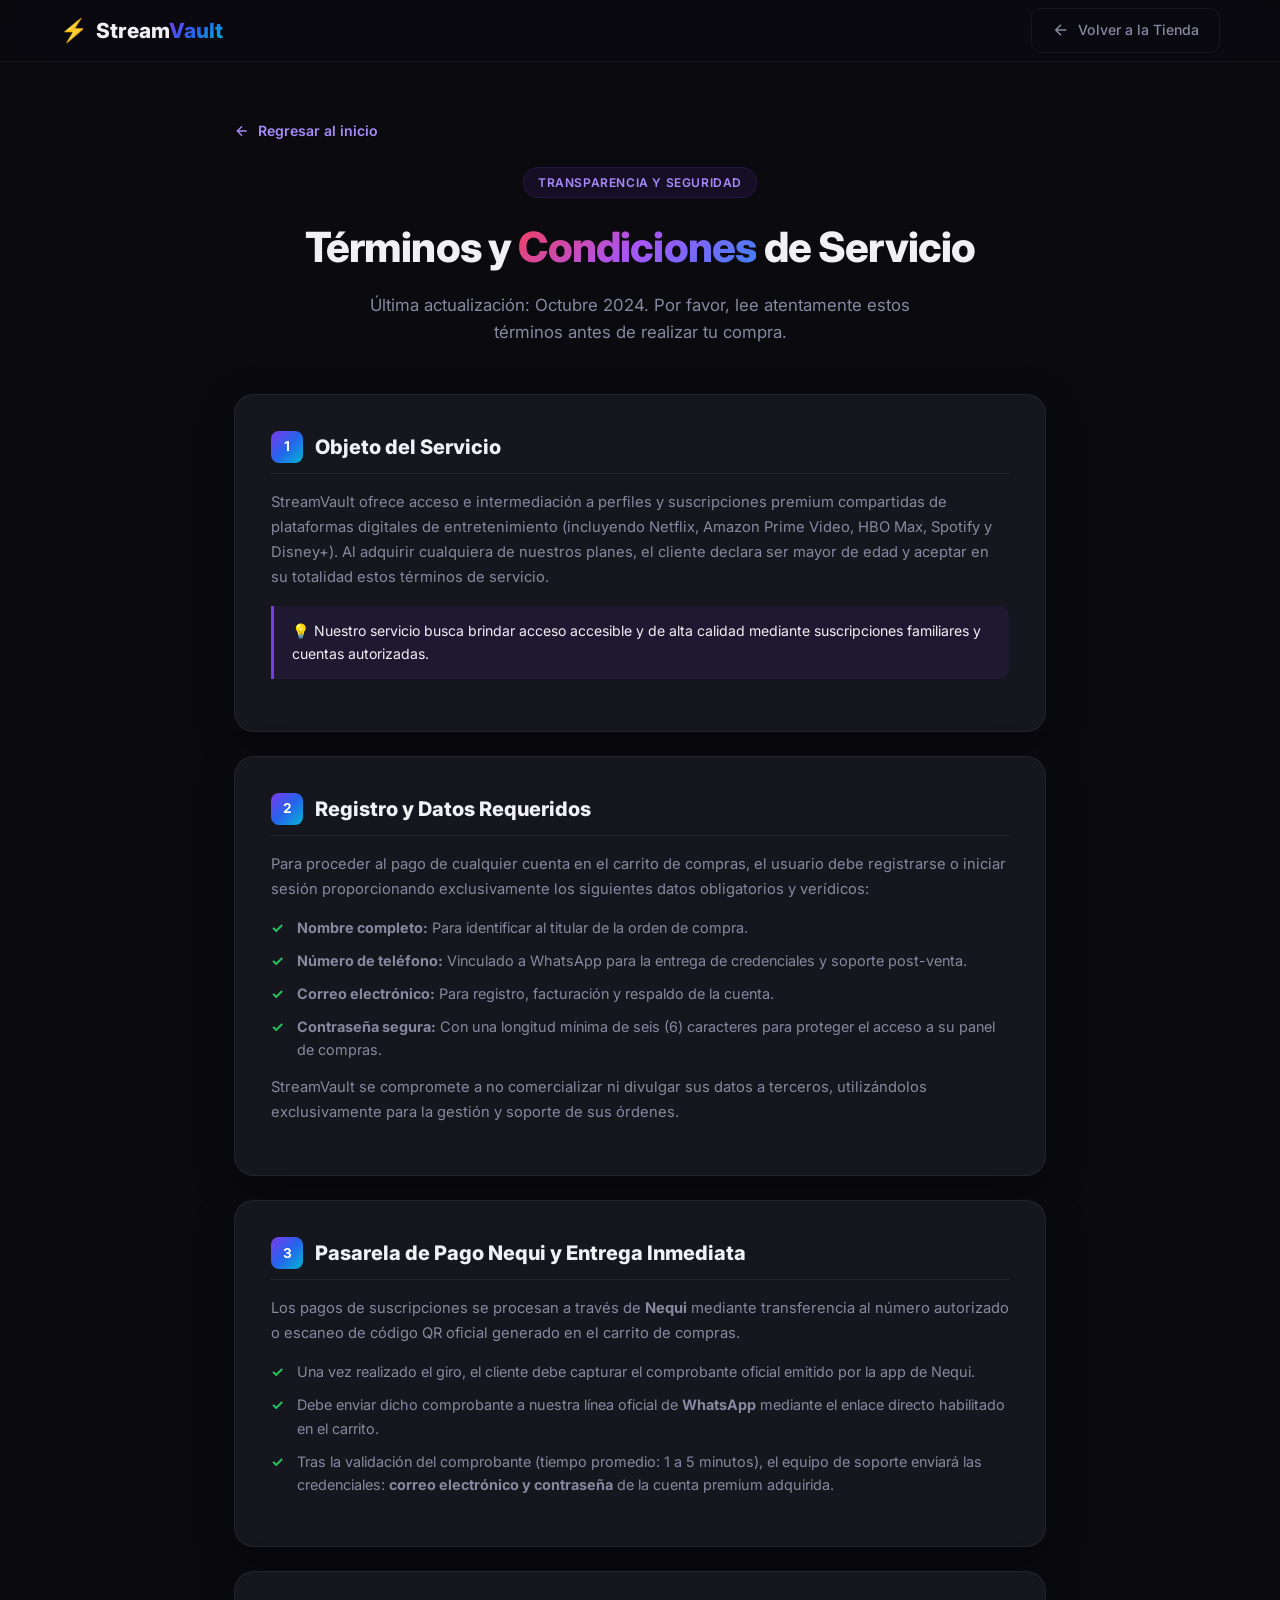
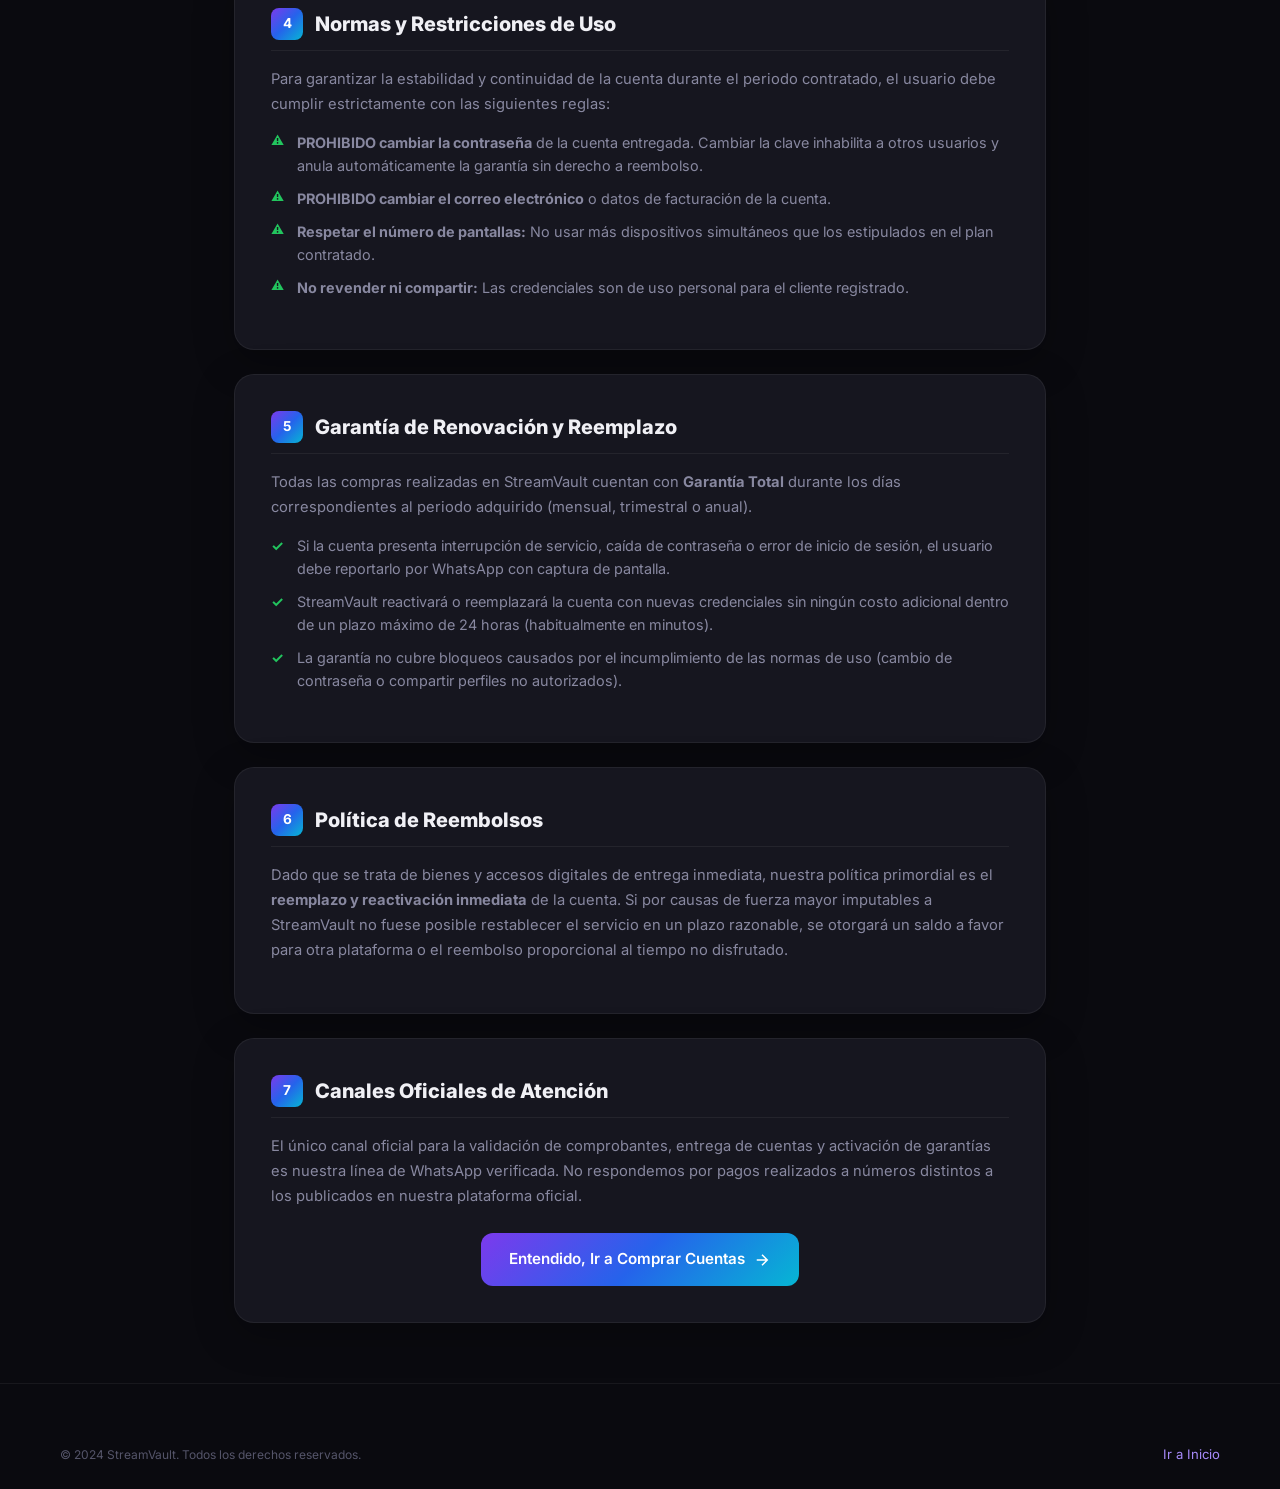
<file: terminos.html>
<!DOCTYPE html>
<html lang="es">
<head>
  <meta charset="UTF-8">
  <meta name="viewport" content="width=device-width, initial-scale=1.0, maximum-scale=1.0, user-scalable=no">
  <title>Términos y Condiciones · StreamVault</title>
  <link rel="preconnect" href="https://fonts.googleapis.com">
  <link href="https://fonts.googleapis.com/css2?family=Inter:wght@300;400;500;600;700;800;900&display=swap" rel="stylesheet">
  <link rel="stylesheet" href="styles.css">
  <link rel="icon" href="data:image/svg+xml,<svg xmlns='http://www.w3.org/2000/svg' viewBox='0 0 100 100'><text y='.9em' font-size='90'>⚡</text></svg>">
  <style>
    .terms-wrapper {
      max-width: 860px;
      margin: 120px auto 60px;
      padding: 0 24px;
      position: relative;
      z-index: 1;
    }
    .terms-header {
      text-align: center;
      margin-bottom: 48px;
    }
    .terms-card {
      background: var(--bg-card);
      border: 1px solid var(--border-color);
      border-radius: 20px;
      padding: 36px;
      margin-bottom: 24px;
      box-shadow: 0 12px 40px rgba(0, 0, 0, 0.25);
    }
    .terms-section-title {
      font-size: 1.25rem;
      font-weight: 800;
      color: #f0f0f5;
      display: flex;
      align-items: center;
      gap: 12px;
      margin-bottom: 16px;
      padding-bottom: 10px;
      border-bottom: 1px solid var(--border-color);
    }
    .terms-section-title .badge-num {
      width: 32px;
      height: 32px;
      border-radius: 8px;
      background: var(--gradient-primary);
      color: white;
      font-size: 0.85rem;
      display: inline-flex;
      align-items: center;
      justify-content: center;
      font-weight: 700;
    }
    .terms-text {
      color: var(--text-secondary);
      font-size: 0.92rem;
      line-height: 1.7;
      margin-bottom: 14px;
    }
    .terms-list {
      list-style: none;
      padding-left: 0;
      margin: 14px 0;
    }
    .terms-list li {
      position: relative;
      padding-left: 26px;
      margin-bottom: 10px;
      color: var(--text-secondary);
      font-size: 0.9rem;
      line-height: 1.6;
    }
    .terms-list li::before {
      content: '✓';
      position: absolute;
      left: 0;
      top: 0;
      color: #22c55e;
      font-weight: bold;
    }
    .terms-list.warning li::before {
      content: '⚠️';
      font-size: 0.8rem;
    }
    .back-btn-top {
      display: inline-flex;
      align-items: center;
      gap: 8px;
      margin-bottom: 24px;
      font-weight: 600;
      font-size: 0.88rem;
      color: #a78bfa;
      transition: all var(--transition-fast);
    }
    .back-btn-top:hover {
      color: white;
      transform: translateX(-4px);
    }
    .terms-highlight {
      background: rgba(124, 58, 237, 0.08);
      border-left: 3px solid #7c3aed;
      padding: 14px 18px;
      border-radius: 0 10px 10px 0;
      margin: 16px 0;
      font-size: 0.88rem;
      color: var(--text-primary);
    }
    @media (max-width: 768px) {
      .terms-wrapper {
        margin-top: 100px;
        padding: 0 16px;
      }
      .terms-card {
        padding: 24px 18px;
        border-radius: 16px;
      }
      .terms-section-title {
        font-size: 1.1rem;
      }
    }
  </style>
</head>
<body>

  <!-- ══════════════ NAVBAR ══════════════ -->
  <nav class="navbar scrolled" id="navbar">
    <div class="nav-container">
      <a href="index.html" class="logo">
        <span class="logo-icon">⚡</span>
        <span class="logo-text">Stream<span class="logo-accent">Vault</span></span>
      </a>
      <div class="nav-actions">
        <a href="index.html" class="btn-ghost">
          <svg width="18" height="18" viewBox="0 0 24 24" fill="none" stroke="currentColor" stroke-width="2"><path d="M19 12H5M12 19l-7-7 7-7"/></svg>
          Volver a la Tienda
        </a>
      </div>
    </div>
  </nav>

  <!-- ══════════════ TERMS WRAPPER ══════════════ -->
  <div class="terms-wrapper">
    <a href="index.html" class="back-btn-top">
      <svg width="16" height="16" viewBox="0 0 24 24" fill="none" stroke="currentColor" stroke-width="2"><path d="M19 12H5M12 19l-7-7 7-7"/></svg>
      Regresar al inicio
    </a>

    <div class="terms-header">
      <span class="section-tag">Transparencia y Seguridad</span>
      <h1 class="section-title">Términos y <span class="gradient-text">Condiciones</span> de Servicio</h1>
      <p class="section-desc">Última actualización: Octubre 2024. Por favor, lee atentamente estos términos antes de realizar tu compra.</p>
    </div>

    <!-- 1. OBJETO Y ALCANCE -->
    <div class="terms-card">
      <h2 class="terms-section-title">
        <span class="badge-num">1</span> Objeto del Servicio
      </h2>
      <p class="terms-text">
        StreamVault ofrece acceso e intermediación a perfiles y suscripciones premium compartidas de plataformas digitales de entretenimiento (incluyendo Netflix, Amazon Prime Video, HBO Max, Spotify y Disney+). Al adquirir cualquiera de nuestros planes, el cliente declara ser mayor de edad y aceptar en su totalidad estos términos de servicio.
      </p>
      <div class="terms-highlight">
        💡 Nuestro servicio busca brindar acceso accesible y de alta calidad mediante suscripciones familiares y cuentas autorizadas.
      </div>
    </div>

    <!-- 2. REGISTRO Y VERIFICACIÓN -->
    <div class="terms-card">
      <h2 class="terms-section-title">
        <span class="badge-num">2</span> Registro y Datos Requeridos
      </h2>
      <p class="terms-text">
        Para proceder al pago de cualquier cuenta en el carrito de compras, el usuario debe registrarse o iniciar sesión proporcionando exclusivamente los siguientes datos obligatorios y verídicos:
      </p>
      <ul class="terms-list">
        <li><strong>Nombre completo:</strong> Para identificar al titular de la orden de compra.</li>
        <li><strong>Número de teléfono:</strong> Vinculado a WhatsApp para la entrega de credenciales y soporte post-venta.</li>
        <li><strong>Correo electrónico:</strong> Para registro, facturación y respaldo de la cuenta.</li>
        <li><strong>Contraseña segura:</strong> Con una longitud mínima de seis (6) caracteres para proteger el acceso a su panel de compras.</li>
      </ul>
      <p class="terms-text">
        StreamVault se compromete a no comercializar ni divulgar sus datos a terceros, utilizándolos exclusivamente para la gestión y soporte de sus órdenes.
      </p>
    </div>

    <!-- 3. PAGOS POR NEQUI Y ENTREGA -->
    <div class="terms-card">
      <h2 class="terms-section-title">
        <span class="badge-num">3</span> Pasarela de Pago Nequi y Entrega Inmediata
      </h2>
      <p class="terms-text">
        Los pagos de suscripciones se procesan a través de <strong>Nequi</strong> mediante transferencia al número autorizado o escaneo de código QR oficial generado en el carrito de compras.
      </p>
      <ul class="terms-list">
        <li>Una vez realizado el giro, el cliente debe capturar el comprobante oficial emitido por la app de Nequi.</li>
        <li>Debe enviar dicho comprobante a nuestra línea oficial de <strong>WhatsApp</strong> mediante el enlace directo habilitado en el carrito.</li>
        <li>Tras la validación del comprobante (tiempo promedio: 1 a 5 minutos), el equipo de soporte enviará las credenciales: <strong>correo electrónico y contraseña</strong> de la cuenta premium adquirida.</li>
      </ul>
    </div>

    <!-- 4. REGLAS DE USO ESTRICTO -->
    <div class="terms-card">
      <h2 class="terms-section-title">
        <span class="badge-num">4</span> Normas y Restricciones de Uso
      </h2>
      <p class="terms-text">
        Para garantizar la estabilidad y continuidad de la cuenta durante el periodo contratado, el usuario debe cumplir estrictamente con las siguientes reglas:
      </p>
      <ul class="terms-list warning">
        <li><strong>PROHIBIDO cambiar la contraseña</strong> de la cuenta entregada. Cambiar la clave inhabilita a otros usuarios y anula automáticamente la garantía sin derecho a reembolso.</li>
        <li><strong>PROHIBIDO cambiar el correo electrónico</strong> o datos de facturación de la cuenta.</li>
        <li><strong>Respetar el número de pantallas:</strong> No usar más dispositivos simultáneos que los estipulados en el plan contratado.</li>
        <li><strong>No revender ni compartir:</strong> Las credenciales son de uso personal para el cliente registrado.</li>
      </ul>
    </div>

    <!-- 5. GARANTÍA Y REEMPLAZO -->
    <div class="terms-card">
      <h2 class="terms-section-title">
        <span class="badge-num">5</span> Garantía de Renovación y Reemplazo
      </h2>
      <p class="terms-text">
        Todas las compras realizadas en StreamVault cuentan con <strong>Garantía Total</strong> durante los días correspondientes al periodo adquirido (mensual, trimestral o anual).
      </p>
      <ul class="terms-list">
        <li>Si la cuenta presenta interrupción de servicio, caída de contraseña o error de inicio de sesión, el usuario debe reportarlo por WhatsApp con captura de pantalla.</li>
        <li>StreamVault reactivará o reemplazará la cuenta con nuevas credenciales sin ningún costo adicional dentro de un plazo máximo de 24 horas (habitualmente en minutos).</li>
        <li>La garantía no cubre bloqueos causados por el incumplimiento de las normas de uso (cambio de contraseña o compartir perfiles no autorizados).</li>
      </ul>
    </div>

    <!-- 6. POLÍTICA DE REEMBOLSOS -->
    <div class="terms-card">
      <h2 class="terms-section-title">
        <span class="badge-num">6</span> Política de Reembolsos
      </h2>
      <p class="terms-text">
        Dado que se trata de bienes y accesos digitales de entrega inmediata, nuestra política primordial es el <strong>reemplazo y reactivación inmediata</strong> de la cuenta. Si por causas de fuerza mayor imputables a StreamVault no fuese posible restablecer el servicio en un plazo razonable, se otorgará un saldo a favor para otra plataforma o el reembolso proporcional al tiempo no disfrutado.
      </p>
    </div>

    <!-- 7. CONTACTO OFICIAL -->
    <div class="terms-card">
      <h2 class="terms-section-title">
        <span class="badge-num">7</span> Canales Oficiales de Atención
      </h2>
      <p class="terms-text">
        El único canal oficial para la validación de comprobantes, entrega de cuentas y activación de garantías es nuestra línea de WhatsApp verificada. No respondemos por pagos realizados a números distintos a los publicados en nuestra plataforma oficial.
      </p>
      <div style="text-align: center; margin-top: 24px;">
        <a href="index.html#planes" class="btn-primary btn-lg">
          Entendido, Ir a Comprar Cuentas
          <svg width="18" height="18" viewBox="0 0 24 24" fill="none" stroke="currentColor" stroke-width="2"><path d="M5 12h14M12 5l7 7-7 7"/></svg>
        </a>
      </div>
    </div>
  </div>

  <!-- ══════════════ FOOTER ══════════════ -->
  <footer class="footer">
    <div class="container">
      <div class="footer-bottom" style="border-top: none; padding-top: 0;">
        <p>&copy; 2024 StreamVault. Todos los derechos reservados.</p>
        <div class="payment-methods">
          <a href="index.html" style="color: #a78bfa; font-size: 0.82rem;">Ir a Inicio</a>
        </div>
      </div>
    </div>
  </footer>

</body>
</html>
</file>
<file: styles.css>
/* ═══════════════════════════════════════════════════════
   StreamVault · Premium Streaming Store v2.0
   Full responsive + Nequi payment flow
   ═══════════════════════════════════════════════════════ */

/* ── Design Tokens ── */
:root {
  --bg-primary: #0a0a0f;
  --bg-secondary: #111118;
  --bg-card: #16161f;
  --bg-card-hover: #1c1c28;
  --text-primary: #f0f0f5;
  --text-secondary: #8888a0;
  --text-muted: #55556a;
  --border-color: rgba(255, 255, 255, 0.06);
  --border-hover: rgba(255, 255, 255, 0.12);
  --netflix: #e50914;
  --prime: #00a8e1;
  --hbo: #b535f6;
  --spotify: #1db954;
  --disney: #0063e5;
  --nequi: #e42385;
  --gradient-primary: linear-gradient(135deg, #7c3aed, #2563eb, #06b6d4);
  --gradient-accent: linear-gradient(135deg, #f43f5e, #a855f7, #3b82f6);
  --ease-out-expo: cubic-bezier(0.16, 1, 0.3, 1);
  --ease-out-quint: cubic-bezier(0.22, 1, 0.36, 1);
  --ease-spring: cubic-bezier(0.34, 1.56, 0.64, 1);
  --transition-fast: 0.2s var(--ease-out-expo);
  --transition-medium: 0.4s var(--ease-out-expo);
  --transition-slow: 0.6s var(--ease-out-expo);
  /* Safe area for notch phones */
  --safe-top: env(safe-area-inset-top, 0px);
  --safe-bottom: env(safe-area-inset-bottom, 0px);
}

/* ── Reset ── */
*, *::before, *::after {
  margin: 0; padding: 0; box-sizing: border-box;
}

html {
  scroll-behavior: smooth;
  scroll-padding-top: 70px;
  -webkit-text-size-adjust: 100%;
}

body {
  font-family: 'Inter', -apple-system, BlinkMacSystemFont, sans-serif;
  background: var(--bg-primary);
  color: var(--text-primary);
  line-height: 1.6;
  overflow-x: hidden;
  -webkit-font-smoothing: antialiased;
  -webkit-tap-highlight-color: transparent;
}

a { text-decoration: none; color: inherit; }
img { max-width: 100%; display: block; }
button { font-family: inherit; }

.container {
  max-width: 1200px;
  margin: 0 auto;
  padding: 0 20px;
}

.section {
  padding: 80px 0;
  position: relative;
}

/* ═══════════════════════════════════════════════════════
   PRELOADER
   ═══════════════════════════════════════════════════════ */
.preloader {
  position: fixed;
  inset: 0;
  z-index: 99999;
  background: var(--bg-primary);
  display: flex;
  align-items: center;
  justify-content: center;
  transition: opacity 0.5s, visibility 0.5s;
}

.preloader.hidden {
  opacity: 0;
  visibility: hidden;
  pointer-events: none;
}

.preloader-content { text-align: center; }

.preloader-logo {
  font-size: 3rem;
  animation: preloader-pulse 1s ease-in-out infinite;
  margin-bottom: 20px;
}

@keyframes preloader-pulse {
  0%, 100% { transform: scale(1); opacity: 1; }
  50% { transform: scale(1.2); opacity: 0.7; }
}

.preloader-bar {
  width: 120px;
  height: 3px;
  background: rgba(255,255,255,0.08);
  border-radius: 3px;
  overflow: hidden;
}

.preloader-fill {
  width: 0%;
  height: 100%;
  background: var(--gradient-primary);
  border-radius: 3px;
  animation: preloader-fill 1.2s ease-out forwards;
}

@keyframes preloader-fill {
  to { width: 100%; }
}

/* ═══════════════════════════════════════════════════════
   CURSOR GLOW (desktop only)
   ═══════════════════════════════════════════════════════ */
.cursor-glow {
  position: fixed;
  width: 500px;
  height: 500px;
  border-radius: 50%;
  background: radial-gradient(circle, rgba(124, 58, 237, 0.06), transparent 70%);
  pointer-events: none;
  z-index: 0;
  transform: translate(-50%, -50%);
  will-change: left, top;
}

@media (hover: none) {
  .cursor-glow { display: none; }
}

/* ═══════════════════════════════════════════════════════
   SCROLL REVEAL
   ═══════════════════════════════════════════════════════ */
.reveal {
  opacity: 0;
  transform: translateY(30px);
  transition: opacity 0.7s var(--ease-out-quint), transform 0.7s var(--ease-out-quint);
}

.reveal.revealed {
  opacity: 1;
  transform: translateY(0);
}

.reveal:nth-child(2) { transition-delay: 0.06s; }
.reveal:nth-child(3) { transition-delay: 0.12s; }
.reveal:nth-child(4) { transition-delay: 0.18s; }
.reveal:nth-child(5) { transition-delay: 0.24s; }
.reveal:nth-child(6) { transition-delay: 0.30s; }

/* ═══════════════════════════════════════════════════════
   NAVBAR
   ═══════════════════════════════════════════════════════ */
.navbar {
  position: fixed;
  top: 0;
  left: 0;
  right: 0;
  z-index: 1000;
  padding: 14px 0;
  padding-top: calc(14px + var(--safe-top));
  transition: all var(--transition-medium);
  background: transparent;
}

.navbar.scrolled {
  background: rgba(10, 10, 15, 0.88);
  backdrop-filter: blur(20px) saturate(180%);
  -webkit-backdrop-filter: blur(20px) saturate(180%);
  border-bottom: 1px solid var(--border-color);
  padding: 8px 0;
  padding-top: calc(8px + var(--safe-top));
}

.nav-container {
  max-width: 1200px;
  margin: 0 auto;
  padding: 0 20px;
  display: flex;
  align-items: center;
  justify-content: space-between;
}

.logo {
  display: flex;
  align-items: center;
  gap: 8px;
  font-size: 1.3rem;
  font-weight: 800;
  z-index: 100;
}

.logo-icon {
  font-size: 1.4rem;
  animation: pulse-glow 2s infinite;
}

@keyframes pulse-glow {
  0%, 100% { filter: brightness(1); }
  50% { filter: brightness(1.5) drop-shadow(0 0 8px rgba(124, 58, 237, 0.6)); }
}

.logo-accent {
  background: var(--gradient-primary);
  -webkit-background-clip: text;
  -webkit-text-fill-color: transparent;
  background-clip: text;
}

.nav-links {
  display: flex;
  list-style: none;
  gap: 4px;
}

.nav-link {
  padding: 8px 14px;
  border-radius: 8px;
  font-size: 0.88rem;
  font-weight: 500;
  color: var(--text-secondary);
  transition: all var(--transition-fast);
  position: relative;
}

.nav-link:hover, .nav-link.active { color: var(--text-primary); }

.nav-link.active::after {
  content: '';
  position: absolute;
  bottom: 2px;
  left: 50%;
  transform: translateX(-50%);
  width: 18px;
  height: 2px;
  background: var(--gradient-primary);
  border-radius: 2px;
}

.nav-actions { display: flex; gap: 8px; }

/* ── Buttons ── */
.btn-primary {
  display: inline-flex;
  align-items: center;
  gap: 8px;
  padding: 10px 20px;
  background: var(--gradient-primary);
  color: white;
  border: none;
  border-radius: 10px;
  font-size: 0.88rem;
  font-weight: 600;
  cursor: pointer;
  transition: all var(--transition-fast);
  position: relative;
  overflow: hidden;
  white-space: nowrap;
}

.btn-primary:hover {
  transform: translateY(-2px);
  box-shadow: 0 8px 25px rgba(124, 58, 237, 0.3);
}

.btn-primary:active { transform: translateY(0) scale(0.97); }

.btn-ghost {
  display: inline-flex;
  align-items: center;
  gap: 8px;
  padding: 10px 20px;
  background: transparent;
  color: var(--text-secondary);
  border: 1px solid var(--border-color);
  border-radius: 10px;
  font-size: 0.88rem;
  font-weight: 500;
  cursor: pointer;
  transition: all var(--transition-fast);
  white-space: nowrap;
}

.btn-ghost:hover {
  color: var(--text-primary);
  border-color: var(--border-hover);
  background: rgba(255, 255, 255, 0.04);
}

.btn-lg { padding: 14px 28px; font-size: 0.95rem; border-radius: 12px; }
.btn-block { width: 100%; justify-content: center; }

.btn-whatsapp-hero {
  display: inline-flex;
  align-items: center;
  gap: 8px;
  padding: 14px 28px;
  background: #25d366;
  color: white;
  border: none;
  border-radius: 12px;
  font-size: 0.95rem;
  font-weight: 600;
  cursor: pointer;
  transition: all var(--transition-fast);
}

.btn-whatsapp-hero:hover {
  transform: translateY(-2px);
  box-shadow: 0 8px 25px rgba(37, 211, 102, 0.3);
}

/* ── Hamburger ── */
.hamburger {
  display: none;
  flex-direction: column;
  gap: 5px;
  background: none;
  border: none;
  cursor: pointer;
  padding: 8px;
  z-index: 100;
  -webkit-tap-highlight-color: transparent;
}

.hamburger span {
  width: 22px;
  height: 2px;
  background: var(--text-primary);
  border-radius: 2px;
  transition: all var(--transition-fast);
  display: block;
}

.hamburger.active span:nth-child(1) { transform: rotate(45deg) translate(5px, 5px); }
.hamburger.active span:nth-child(2) { opacity: 0; }
.hamburger.active span:nth-child(3) { transform: rotate(-45deg) translate(5px, -5px); }

/* ── Mobile Menu ── */
.mobile-menu {
  display: none;
  position: fixed;
  inset: 0;
  background: rgba(10, 10, 15, 0.97);
  backdrop-filter: blur(20px);
  z-index: 99;
  align-items: center;
  justify-content: center;
  opacity: 0;
  pointer-events: none;
  transition: opacity var(--transition-medium);
}

.mobile-menu.open { opacity: 1; pointer-events: all; }

.mobile-nav-links {
  list-style: none;
  text-align: center;
  width: 100%;
  padding: 0 30px;
}

.mobile-link {
  display: block;
  padding: 14px;
  font-size: 1.4rem;
  font-weight: 600;
  color: var(--text-secondary);
  transition: color var(--transition-fast);
}

.mobile-link:hover { color: var(--text-primary); }

.mobile-actions {
  margin-top: 24px;
  display: flex;
  flex-direction: column;
  gap: 12px;
  padding: 0 20px;
}

/* ═══════════════════════════════════════════════════════
   HERO
   ═══════════════════════════════════════════════════════ */
.hero {
  min-height: 100vh;
  min-height: 100dvh; /* dynamic viewport height for mobile */
  display: flex;
  align-items: center;
  justify-content: center;
  position: relative;
  overflow: hidden;
  padding: 80px 0 40px;
}

.hero-bg {
  position: absolute;
  inset: 0;
  z-index: 0;
}

.grid-lines {
  position: absolute;
  inset: 0;
  background-image:
    linear-gradient(rgba(255, 255, 255, 0.02) 1px, transparent 1px),
    linear-gradient(90deg, rgba(255, 255, 255, 0.02) 1px, transparent 1px);
  background-size: 50px 50px;
  mask-image: radial-gradient(ellipse at center, black 30%, transparent 70%);
  -webkit-mask-image: radial-gradient(ellipse at center, black 30%, transparent 70%);
}

.floating-orbs { position: absolute; inset: 0; }

.orb {
  position: absolute;
  border-radius: 50%;
  filter: blur(80px);
  animation: float-orb 20s infinite ease-in-out;
}

.orb-1 { width: 350px; height: 350px; background: rgba(124, 58, 237, 0.12); top: 10%; left: 15%; }
.orb-2 { width: 300px; height: 300px; background: rgba(37, 99, 235, 0.1); top: 50%; right: 10%; animation-delay: -7s; }
.orb-3 { width: 250px; height: 250px; background: rgba(6, 182, 212, 0.08); bottom: 15%; left: 40%; animation-delay: -14s; }

@keyframes float-orb {
  0%, 100% { transform: translate(0, 0) scale(1); }
  33% { transform: translate(30px, -30px) scale(1.05); }
  66% { transform: translate(-20px, 20px) scale(0.95); }
}

.hero-content {
  text-align: center;
  z-index: 1;
  padding: 0 20px;
  max-width: 850px;
  width: 100%;
}

.hero-badge {
  display: inline-flex;
  align-items: center;
  gap: 8px;
  padding: 7px 16px;
  background: rgba(124, 58, 237, 0.1);
  border: 1px solid rgba(124, 58, 237, 0.2);
  border-radius: 100px;
  font-size: 0.78rem;
  font-weight: 500;
  color: #a78bfa;
  margin-bottom: 24px;
}

.badge-dot {
  width: 7px; height: 7px;
  background: #22c55e;
  border-radius: 50%;
  animation: badge-pulse 2s infinite;
  flex-shrink: 0;
}

@keyframes badge-pulse {
  0%, 100% { box-shadow: 0 0 0 0 rgba(34, 197, 94, 0.4); }
  50% { box-shadow: 0 0 0 6px rgba(34, 197, 94, 0); }
}

.hero-title {
  font-size: clamp(2rem, 7vw, 4rem);
  font-weight: 900;
  line-height: 1.1;
  letter-spacing: -0.02em;
  margin-bottom: 20px;
}

.gradient-text {
  background: var(--gradient-accent);
  -webkit-background-clip: text;
  -webkit-text-fill-color: transparent;
  background-clip: text;
}

.hero-subtitle {
  font-size: clamp(0.9rem, 2.5vw, 1.15rem);
  color: var(--text-secondary);
  max-width: 550px;
  margin: 0 auto 32px;
  line-height: 1.6;
}

.hero-cta {
  display: flex;
  gap: 12px;
  justify-content: center;
  flex-wrap: wrap;
  margin-bottom: 50px;
}

.hero-platforms {
  display: flex;
  justify-content: center;
  gap: 14px;
  flex-wrap: wrap;
}

.platform-float {
  width: 62px;
  height: 62px;
  background: var(--bg-card);
  border: 1px solid var(--border-color);
  border-radius: 16px;
  display: flex;
  align-items: center;
  justify-content: center;
  animation: float 4s ease-in-out infinite;
  animation-delay: var(--delay);
  transition: all var(--transition-fast);
}

.platform-float:hover {
  transform: translateY(-8px) scale(1.1);
  border-color: var(--border-hover);
  box-shadow: 0 12px 40px rgba(124, 58, 237, 0.15);
}

.platform-icon-img { width: 34px; height: 34px; }

@keyframes float {
  0%, 100% { transform: translateY(0); }
  50% { transform: translateY(-10px); }
}

/* Scroll indicator */
.scroll-indicator {
  position: absolute;
  bottom: 24px;
  left: 50%;
  transform: translateX(-50%);
  display: flex;
  flex-direction: column;
  align-items: center;
  gap: 6px;
  color: var(--text-muted);
  font-size: 0.7rem;
  letter-spacing: 0.1em;
  text-transform: uppercase;
}

.scroll-mouse {
  width: 22px; height: 34px;
  border: 2px solid var(--text-muted);
  border-radius: 11px;
  position: relative;
}

.scroll-dot {
  width: 3px; height: 7px;
  background: var(--text-muted);
  border-radius: 2px;
  position: absolute;
  top: 5px;
  left: 50%;
  transform: translateX(-50%);
  animation: scroll-bounce 2s infinite;
}

@keyframes scroll-bounce {
  0%, 100% { transform: translateX(-50%) translateY(0); opacity: 1; }
  50% { transform: translateX(-50%) translateY(10px); opacity: 0.3; }
}

/* ═══════════════════════════════════════════════════════
   TRUST MARQUEE
   ═══════════════════════════════════════════════════════ */
.trust-marquee {
  background: var(--bg-secondary);
  border-top: 1px solid var(--border-color);
  border-bottom: 1px solid var(--border-color);
  padding: 12px 0;
  overflow: hidden;
}

.marquee-track {
  display: flex;
  gap: 40px;
  animation: marquee 30s linear infinite;
  width: max-content;
}

.marquee-track span {
  white-space: nowrap;
  font-size: 0.82rem;
  font-weight: 500;
  color: var(--text-secondary);
}

@keyframes marquee {
  0% { transform: translateX(0); }
  100% { transform: translateX(-50%); }
}

/* ═══════════════════════════════════════════════════════
   STATS
   ═══════════════════════════════════════════════════════ */
.stats-bar {
  padding: 36px 0;
}

.stats-grid {
  display: flex;
  justify-content: center;
  align-items: center;
  gap: 24px;
  flex-wrap: wrap;
}

.stat-item { text-align: center; min-width: 100px; }

.stat-number {
  font-size: 2rem;
  font-weight: 800;
  background: var(--gradient-primary);
  -webkit-background-clip: text;
  -webkit-text-fill-color: transparent;
  background-clip: text;
}

.stat-suffix {
  font-size: 1.3rem;
  font-weight: 700;
  background: var(--gradient-primary);
  -webkit-background-clip: text;
  -webkit-text-fill-color: transparent;
  background-clip: text;
}

.stat-label { display: block; font-size: 0.8rem; color: var(--text-secondary); margin-top: 2px; }
.stat-divider { width: 1px; height: 36px; background: var(--border-color); }

/* ═══════════════════════════════════════════════════════
   SECTION HEADERS
   ═══════════════════════════════════════════════════════ */
.section-header { text-align: center; margin-bottom: 48px; }

.section-tag {
  display: inline-block;
  padding: 5px 14px;
  background: rgba(124, 58, 237, 0.1);
  border: 1px solid rgba(124, 58, 237, 0.15);
  border-radius: 100px;
  font-size: 0.75rem;
  font-weight: 600;
  color: #a78bfa;
  text-transform: uppercase;
  letter-spacing: 0.05em;
  margin-bottom: 16px;
}

.section-title {
  font-size: clamp(1.6rem, 4vw, 2.6rem);
  font-weight: 800;
  letter-spacing: -0.02em;
  margin-bottom: 12px;
}

.section-desc {
  font-size: clamp(0.9rem, 2vw, 1.05rem);
  color: var(--text-secondary);
  max-width: 550px;
  margin: 0 auto;
}

/* ═══════════════════════════════════════════════════════
   HOW IT WORKS (Timeline)
   ═══════════════════════════════════════════════════════ */
.steps-timeline {
  display: flex;
  flex-direction: column;
  gap: 0;
  max-width: 600px;
  margin: 0 auto;
  position: relative;
}

.steps-timeline::before {
  content: '';
  position: absolute;
  left: 24px;
  top: 40px;
  bottom: 40px;
  width: 2px;
  background: linear-gradient(180deg, rgba(124,58,237,0.3), rgba(124,58,237,0.1));
}

.step-card {
  display: flex;
  align-items: flex-start;
  gap: 20px;
  padding: 20px 0;
  position: relative;
}

.step-number-circle {
  width: 50px;
  height: 50px;
  min-width: 50px;
  border-radius: 50%;
  background: var(--bg-card);
  border: 2px solid rgba(124, 58, 237, 0.3);
  display: flex;
  align-items: center;
  justify-content: center;
  font-weight: 800;
  font-size: 1.1rem;
  background: var(--gradient-primary);
  color: white;
  z-index: 1;
}

.step-content h4 { font-size: 1.05rem; font-weight: 700; margin-bottom: 4px; }
.step-content p { font-size: 0.88rem; color: var(--text-secondary); line-height: 1.5; }

/* ═══════════════════════════════════════════════════════
   PERIOD TOGGLE
   ═══════════════════════════════════════════════════════ */
.period-toggle {
  display: flex;
  justify-content: center;
  gap: 4px;
  margin-bottom: 40px;
  background: var(--bg-secondary);
  padding: 5px;
  border-radius: 12px;
  width: fit-content;
  margin-left: auto;
  margin-right: auto;
  border: 1px solid var(--border-color);
  overflow-x: auto;
  -webkit-overflow-scrolling: touch;
}

.period-btn {
  padding: 9px 20px;
  background: transparent;
  border: none;
  border-radius: 9px;
  color: var(--text-secondary);
  font-size: 0.85rem;
  font-weight: 500;
  cursor: pointer;
  transition: all var(--transition-fast);
  white-space: nowrap;
  display: flex;
  align-items: center;
  gap: 6px;
}

.period-btn.active {
  background: var(--gradient-primary);
  color: white;
  box-shadow: 0 4px 15px rgba(124, 58, 237, 0.3);
}

.period-btn:hover:not(.active) {
  color: var(--text-primary);
  background: rgba(255, 255, 255, 0.05);
}

.save-badge {
  background: rgba(34, 197, 94, 0.15);
  color: #22c55e;
  padding: 2px 7px;
  border-radius: 6px;
  font-size: 0.7rem;
  font-weight: 700;
}

/* ═══════════════════════════════════════════════════════
   PLAN CARDS
   ═══════════════════════════════════════════════════════ */
.plans-grid {
  display: grid;
  grid-template-columns: repeat(auto-fill, minmax(280px, 1fr));
  gap: 20px;
  max-width: 1400px;
  margin: 0 auto;
}

.plan-card {
  position: relative;
  background: var(--bg-card);
  border: 1px solid var(--border-color);
  border-radius: 18px;
  padding: 28px 24px;
  transition: all var(--transition-medium);
  overflow: hidden;
}

.plan-card:hover {
  border-color: var(--border-hover);
  box-shadow: 0 16px 50px rgba(0, 0, 0, 0.3);
}

.plan-card.featured {
  border-color: rgba(124, 58, 237, 0.3);
  background: linear-gradient(180deg, rgba(124, 58, 237, 0.05), var(--bg-card));
}

.featured-badge {
  position: absolute;
  top: 0; left: 0; right: 0;
  text-align: center;
  padding: 5px;
  background: var(--gradient-primary);
  font-size: 0.72rem;
  font-weight: 700;
  letter-spacing: 0.05em;
}

.plan-card.featured .card-header { margin-top: 14px; }

.card-glow {
  position: absolute;
  top: -50%; left: -50%;
  width: 200%; height: 200%;
  opacity: 0;
  transition: opacity var(--transition-slow);
  pointer-events: none;
}

.plan-card:hover .card-glow { opacity: 1; }

.netflix-glow { background: radial-gradient(circle at 50% 50%, rgba(229, 9, 20, 0.06), transparent 50%); }
.prime-glow { background: radial-gradient(circle at 50% 50%, rgba(0, 168, 225, 0.06), transparent 50%); }
.hbo-glow { background: radial-gradient(circle at 50% 50%, rgba(181, 53, 246, 0.06), transparent 50%); }
.spotify-glow { background: radial-gradient(circle at 50% 50%, rgba(29, 185, 84, 0.06), transparent 50%); }
.disney-glow { background: radial-gradient(circle at 50% 50%, rgba(0, 99, 229, 0.06), transparent 50%); }

.card-header {
  display: flex;
  align-items: center;
  justify-content: space-between;
  margin-bottom: 14px;
}

.platform-badge {
  width: 46px; height: 46px;
  border-radius: 12px;
  display: flex;
  align-items: center;
  justify-content: center;
  position: relative;
  z-index: 1;
}

.platform-badge img { width: 34px; height: 34px; }

.card-tag {
  padding: 3px 10px;
  border-radius: 100px;
  font-size: 0.68rem;
  font-weight: 700;
  text-transform: uppercase;
  letter-spacing: 0.05em;
  background: rgba(124, 58, 237, 0.15);
  color: #a78bfa;
  border: 1px solid rgba(124, 58, 237, 0.2);
}

.card-tag.hot { background: rgba(244, 63, 94, 0.15); color: #fb7185; border-color: rgba(244, 63, 94, 0.2); }
.card-tag.best { background: rgba(234, 179, 8, 0.15); color: #facc15; border-color: rgba(234, 179, 8, 0.2); }

.card-platform-name {
  font-size: 1.4rem;
  font-weight: 800;
  margin-bottom: 6px;
  position: relative; z-index: 1;
}

.card-desc {
  font-size: 0.82rem;
  color: var(--text-secondary);
  margin-bottom: 20px;
  line-height: 1.4;
  position: relative; z-index: 1;
}

.price-container { margin-bottom: 20px; position: relative; z-index: 1; }

.price-option { display: none; align-items: baseline; gap: 4px; }
.price-option.active { display: flex; }

.price-amount {
  font-size: 2rem;
  font-weight: 800;
  background: var(--gradient-primary);
  -webkit-background-clip: text;
  -webkit-text-fill-color: transparent;
  background-clip: text;
}

.price-period { font-size: 0.85rem; color: var(--text-muted); }

.card-features {
  list-style: none;
  margin-bottom: 24px;
  position: relative; z-index: 1;
}

.card-features li {
  display: flex;
  align-items: center;
  gap: 8px;
  padding: 6px 0;
  font-size: 0.85rem;
  color: var(--text-secondary);
  border-bottom: 1px solid var(--border-color);
}

.card-features li:last-child { border-bottom: none; }

.check {
  color: #22c55e;
  font-weight: 700;
  font-size: 0.9rem;
}

/* Card buttons */
.btn-card {
  width: 100%;
  display: flex;
  align-items: center;
  justify-content: center;
  gap: 8px;
  padding: 13px;
  border: none;
  border-radius: 12px;
  font-size: 0.92rem;
  font-weight: 700;
  cursor: pointer;
  transition: all var(--transition-fast);
  position: relative; z-index: 1;
  color: white;
  -webkit-tap-highlight-color: transparent;
}

.btn-card:hover { transform: translateY(-2px); }
.btn-card:active { transform: translateY(0) scale(0.97); }

.netflix-btn { background: linear-gradient(135deg, #e50914, #b20710); box-shadow: 0 4px 16px rgba(229, 9, 20, 0.25); }
.prime-btn { background: linear-gradient(135deg, #00a8e1, #0077b5); box-shadow: 0 4px 16px rgba(0, 168, 225, 0.25); }
.hbo-btn { background: linear-gradient(135deg, #b535f6, #8b1fd4); box-shadow: 0 4px 16px rgba(181, 53, 246, 0.25); }
.spotify-btn { background: linear-gradient(135deg, #1db954, #158a3d); box-shadow: 0 4px 16px rgba(29, 185, 84, 0.25); }
.disney-btn { background: linear-gradient(135deg, #0063e5, #003daa); box-shadow: 0 4px 16px rgba(0, 99, 229, 0.25); }

.netflix-btn:hover { box-shadow: 0 8px 30px rgba(229, 9, 20, 0.4); }
.prime-btn:hover { box-shadow: 0 8px 30px rgba(0, 168, 225, 0.4); }
.hbo-btn:hover { box-shadow: 0 8px 30px rgba(181, 53, 246, 0.4); }
.spotify-btn:hover { box-shadow: 0 8px 30px rgba(29, 185, 84, 0.4); }
.disney-btn:hover { box-shadow: 0 8px 30px rgba(0, 99, 229, 0.4); }

/* ═══════════════════════════════════════════════════════
   COMBOS
   ═══════════════════════════════════════════════════════ */
.combos-section { margin-top: 60px; }

.combos-grid {
  display: grid;
  grid-template-columns: repeat(auto-fill, minmax(300px, 1fr));
  gap: 20px;
}

.combo-card {
  position: relative;
  background: var(--bg-card);
  border: 1px solid var(--border-color);
  border-radius: 18px;
  padding: 28px;
  text-align: center;
  transition: all var(--transition-medium);
  overflow: hidden;
}

.combo-card:hover {
  border-color: var(--border-hover);
  box-shadow: 0 16px 50px rgba(0, 0, 0, 0.3);
}

.combo-featured {
  border-color: rgba(124, 58, 237, 0.3);
  background: linear-gradient(180deg, rgba(124, 58, 237, 0.06), var(--bg-card));
}

.combo-badge {
  position: absolute;
  top: 10px; right: 10px;
  padding: 4px 12px;
  background: var(--gradient-accent);
  border-radius: 100px;
  font-size: 0.68rem;
  font-weight: 700;
}

.combo-glow {
  position: absolute;
  top: -50%; left: -50%;
  width: 200%; height: 200%;
  background: radial-gradient(circle at 50% 50%, rgba(124, 58, 237, 0.04), transparent 50%);
  opacity: 0;
  transition: opacity var(--transition-slow);
  pointer-events: none;
}

.combo-card:hover .combo-glow { opacity: 1; }

.combo-icons {
  display: flex;
  align-items: center;
  justify-content: center;
  gap: 10px;
  margin-bottom: 16px;
  flex-wrap: wrap;
}

.combo-plus { color: var(--text-muted); font-size: 1rem; font-weight: 300; }

.combo-card h4 { font-size: 1.1rem; font-weight: 700; margin-bottom: 14px; }

.combo-price {
  display: flex;
  align-items: baseline;
  justify-content: center;
  gap: 8px;
  margin-bottom: 6px;
  flex-wrap: wrap;
}

.combo-old { font-size: 0.95rem; color: var(--text-muted); text-decoration: line-through; }

.combo-new {
  font-size: 1.8rem;
  font-weight: 800;
  background: var(--gradient-primary);
  -webkit-background-clip: text;
  -webkit-text-fill-color: transparent;
  background-clip: text;
}

.combo-period { font-size: 0.82rem; color: var(--text-muted); }

.combo-save {
  display: inline-block;
  padding: 3px 12px;
  background: rgba(34, 197, 94, 0.1);
  color: #22c55e;
  border-radius: 100px;
  font-size: 0.75rem;
  font-weight: 600;
  margin-bottom: 18px;
}

.btn-combo {
  width: 100%;
  padding: 13px;
  background: var(--gradient-primary);
  color: white;
  border: none;
  border-radius: 12px;
  font-size: 0.92rem;
  font-weight: 700;
  cursor: pointer;
  transition: all var(--transition-fast);
  -webkit-tap-highlight-color: transparent;
}

.btn-combo:hover {
  transform: translateY(-2px);
  box-shadow: 0 8px 25px rgba(124, 58, 237, 0.4);
}

.btn-combo:active { transform: translateY(0) scale(0.97); }

/* ═══════════════════════════════════════════════════════
   BENEFITS
   ═══════════════════════════════════════════════════════ */
.benefits-grid {
  display: grid;
  grid-template-columns: repeat(auto-fill, minmax(280px, 1fr));
  gap: 16px;
}

.benefit-card {
  background: var(--bg-card);
  border: 1px solid var(--border-color);
  border-radius: 18px;
  padding: 28px;
  transition: all var(--transition-medium);
  position: relative;
  overflow: hidden;
}

.benefit-card::after {
  content: '';
  position: absolute;
  bottom: 0; left: 0; right: 0;
  height: 2px;
  background: var(--gradient-primary);
  transform: scaleX(0);
  transition: transform var(--transition-medium);
}

.benefit-card:hover { border-color: var(--border-hover); }
.benefit-card:hover::after { transform: scaleX(1); }

.benefit-icon {
  font-size: 2rem;
  margin-bottom: 14px;
  display: inline-block;
  transition: transform var(--transition-fast);
}

.benefit-card:hover .benefit-icon { transform: scale(1.15); }

.benefit-card h4 { font-size: 1.05rem; font-weight: 700; margin-bottom: 8px; }
.benefit-card p { font-size: 0.85rem; color: var(--text-secondary); line-height: 1.5; }

/* ═══════════════════════════════════════════════════════
   TESTIMONIALS (horizontal slider on mobile)
   ═══════════════════════════════════════════════════════ */
.testimonials-slider {
  position: relative;
  overflow: hidden;
}

.testimonials-track {
  display: grid;
  grid-template-columns: repeat(auto-fill, minmax(300px, 1fr));
  gap: 16px;
}

.testimonial-card {
  background: var(--bg-card);
  border: 1px solid var(--border-color);
  border-radius: 18px;
  padding: 28px;
  transition: all var(--transition-medium);
}

.testimonial-card:hover { border-color: var(--border-hover); }

.testimonial-stars {
  color: #facc15;
  font-size: 1rem;
  letter-spacing: 2px;
  margin-bottom: 14px;
}

.testimonial-card > p {
  font-size: 0.9rem;
  color: var(--text-secondary);
  line-height: 1.6;
  font-style: italic;
  margin-bottom: 18px;
}

.testimonial-author {
  display: flex;
  align-items: center;
  gap: 10px;
}

.author-avatar {
  width: 40px; height: 40px;
  border-radius: 10px;
  background: var(--gradient-primary);
  display: flex;
  align-items: center;
  justify-content: center;
  font-weight: 700;
  font-size: 0.8rem;
  flex-shrink: 0;
}

.testimonial-author strong { display: block; font-size: 0.9rem; }
.testimonial-author span { font-size: 0.75rem; color: var(--text-muted); }

.slider-dots {
  display: none;
  justify-content: center;
  gap: 8px;
  margin-top: 20px;
}

.slider-dot {
  width: 8px; height: 8px;
  border-radius: 50%;
  background: var(--text-muted);
  border: none;
  cursor: pointer;
  transition: all var(--transition-fast);
  padding: 0;
}

.slider-dot.active {
  background: #a78bfa;
  width: 24px;
  border-radius: 4px;
}

/* ═══════════════════════════════════════════════════════
   FAQ
   ═══════════════════════════════════════════════════════ */
.faq-list {
  max-width: 650px;
  margin: 0 auto;
}

.faq-item {
  border: 1px solid var(--border-color);
  border-radius: 14px;
  margin-bottom: 10px;
  overflow: hidden;
  transition: border-color var(--transition-fast);
}

.faq-item:hover { border-color: var(--border-hover); }

.faq-item.open {
  border-color: rgba(124, 58, 237, 0.2);
  background: rgba(124, 58, 237, 0.02);
}

.faq-question {
  width: 100%;
  display: flex;
  align-items: center;
  justify-content: space-between;
  padding: 16px 20px;
  background: none;
  border: none;
  color: var(--text-primary);
  font-size: 0.92rem;
  font-weight: 600;
  cursor: pointer;
  text-align: left;
  gap: 12px;
  -webkit-tap-highlight-color: transparent;
}

.faq-icon {
  transition: transform var(--transition-fast);
  flex-shrink: 0;
}

.faq-item.open .faq-icon { transform: rotate(180deg); }

.faq-answer {
  max-height: 0;
  overflow: hidden;
  transition: max-height 0.4s var(--ease-out-expo), padding 0.4s var(--ease-out-expo);
  padding: 0 20px;
}

.faq-item.open .faq-answer {
  max-height: 300px;
  padding: 0 20px 18px;
}

.faq-answer p {
  font-size: 0.85rem;
  color: var(--text-secondary);
  line-height: 1.6;
}

/* ═══════════════════════════════════════════════════════
   CTA SECTION
   ═══════════════════════════════════════════════════════ */
.cta-section { padding-bottom: 0; }

.cta-card {
  position: relative;
  text-align: center;
  padding: 60px 24px;
  background: var(--bg-card);
  border: 1px solid var(--border-color);
  border-radius: 20px;
  overflow: hidden;
}

.cta-glow {
  position: absolute;
  top: -50%; left: 20%;
  width: 60%; height: 200%;
  background: radial-gradient(circle, rgba(124, 58, 237, 0.08), transparent 60%);
  pointer-events: none;
}

.cta-card h2 {
  font-size: clamp(1.5rem, 3.5vw, 2.2rem);
  font-weight: 800;
  margin-bottom: 14px;
  position: relative; z-index: 1;
}

.cta-card p {
  font-size: 1rem;
  color: var(--text-secondary);
  margin-bottom: 28px;
  max-width: 460px;
  margin-left: auto; margin-right: auto;
  position: relative; z-index: 1;
}

.cta-buttons {
  display: flex;
  gap: 12px;
  justify-content: center;
  flex-wrap: wrap;
  position: relative; z-index: 1;
}

.btn-whatsapp {
  display: inline-flex;
  align-items: center;
  gap: 8px;
  padding: 14px 28px;
  background: #25d366;
  color: white;
  border: none;
  border-radius: 12px;
  font-size: 0.95rem;
  font-weight: 600;
  cursor: pointer;
  transition: all var(--transition-fast);
}

.btn-whatsapp:hover {
  transform: translateY(-2px);
  box-shadow: 0 8px 25px rgba(37, 211, 102, 0.3);
}

/* ═══════════════════════════════════════════════════════
   FOOTER
   ═══════════════════════════════════════════════════════ */
.footer {
  padding: 60px 0 24px;
  padding-bottom: calc(24px + var(--safe-bottom));
  border-top: 1px solid var(--border-color);
  margin-top: 60px;
}

.footer-grid {
  display: grid;
  grid-template-columns: 2fr 1fr 1fr 1fr;
  gap: 32px;
  margin-bottom: 40px;
}

.footer-brand p {
  margin-top: 14px;
  font-size: 0.85rem;
  color: var(--text-secondary);
  line-height: 1.5;
  max-width: 280px;
}

.social-links { display: flex; gap: 8px; margin-top: 16px; }

.social-link {
  width: 38px; height: 38px;
  border-radius: 10px;
  background: var(--bg-card);
  border: 1px solid var(--border-color);
  display: flex;
  align-items: center;
  justify-content: center;
  font-size: 1rem;
  transition: all var(--transition-fast);
}

.social-link:hover { border-color: var(--border-hover); }

.footer-links h5 { font-size: 0.85rem; font-weight: 700; margin-bottom: 14px; }
.footer-links ul { list-style: none; }
.footer-links li { margin-bottom: 8px; }
.footer-links a { font-size: 0.82rem; color: var(--text-secondary); transition: color var(--transition-fast); }
.footer-links a:hover { color: var(--text-primary); }

.footer-bottom {
  display: flex;
  align-items: center;
  justify-content: space-between;
  padding-top: 24px;
  border-top: 1px solid var(--border-color);
  flex-wrap: wrap;
  gap: 12px;
}

.footer-bottom p { font-size: 0.75rem; color: var(--text-muted); }
.payment-methods { display: flex; gap: 8px; font-size: 0.8rem; color: var(--text-muted); flex-wrap: wrap; }

/* ═══════════════════════════════════════════════════════
   WHATSAPP FLOATING BUTTON
   ═══════════════════════════════════════════════════════ */
.wpp-float {
  position: fixed;
  bottom: 24px;
  left: 24px;
  width: 56px;
  height: 56px;
  background: #25d366;
  border-radius: 50%;
  display: flex;
  align-items: center;
  justify-content: center;
  z-index: 998;
  box-shadow: 0 4px 20px rgba(37, 211, 102, 0.4);
  transition: all var(--transition-fast);
  animation: wpp-bounce 3s ease-in-out infinite;
}

.wpp-float:hover {
  transform: scale(1.1);
  box-shadow: 0 8px 30px rgba(37, 211, 102, 0.5);
}

.wpp-tooltip {
  position: absolute;
  left: 65px;
  background: var(--bg-card);
  border: 1px solid var(--border-color);
  color: var(--text-primary);
  padding: 6px 14px;
  border-radius: 8px;
  font-size: 0.78rem;
  font-weight: 500;
  white-space: nowrap;
  opacity: 0;
  pointer-events: none;
  transform: translateX(-8px);
  transition: all var(--transition-fast);
}

.wpp-float:hover .wpp-tooltip {
  opacity: 1;
  transform: translateX(0);
}

@keyframes wpp-bounce {
  0%, 100% { transform: translateY(0); }
  50% { transform: translateY(-6px); }
}

/* ═══════════════════════════════════════════════════════
   CART FLOATING
   ═══════════════════════════════════════════════════════ */
.cart-floating {
  position: fixed;
  bottom: 24px;
  right: 24px;
  width: 56px;
  height: 56px;
  background: var(--gradient-primary);
  border-radius: 50%;
  display: flex;
  align-items: center;
  justify-content: center;
  cursor: pointer;
  z-index: 998;
  box-shadow: 0 4px 20px rgba(124, 58, 237, 0.4);
  transition: all var(--transition-fast);
  opacity: 0;
  transform: scale(0);
  -webkit-tap-highlight-color: transparent;
}

.cart-floating.visible { opacity: 1; transform: scale(1); }
.cart-floating:hover { transform: scale(1.1); }

.cart-count {
  position: absolute;
  top: -4px; right: -4px;
  width: 20px; height: 20px;
  background: #f43f5e;
  border-radius: 50%;
  font-size: 0.68rem;
  font-weight: 700;
  display: flex;
  align-items: center;
  justify-content: center;
  border: 2px solid var(--bg-primary);
}

/* ═══════════════════════════════════════════════════════
   TOAST
   ═══════════════════════════════════════════════════════ */
.toast {
  position: fixed;
  bottom: 90px;
  left: 50%;
  transform: translateX(-50%) translateY(20px);
  background: var(--bg-card);
  border: 1px solid var(--border-color);
  border-radius: 12px;
  padding: 14px 22px;
  z-index: 9999;
  opacity: 0;
  transition: all var(--transition-medium);
  pointer-events: none;
  box-shadow: 0 16px 40px rgba(0, 0, 0, 0.4);
  max-width: calc(100vw - 40px);
}

.toast.show {
  opacity: 1;
  transform: translateX(-50%) translateY(0);
}

.toast-content {
  display: flex;
  align-items: center;
  gap: 10px;
  font-size: 0.85rem;
  font-weight: 500;
  white-space: nowrap;
}

.toast-icon { font-size: 1.1rem; }

/* ═══════════════════════════════════════════════════════
   MODAL
   ═══════════════════════════════════════════════════════ */
.modal-overlay {
  position: fixed;
  inset: 0;
  background: rgba(0, 0, 0, 0.75);
  backdrop-filter: blur(8px);
  z-index: 10000;
  display: flex;
  align-items: flex-end;
  justify-content: center;
  opacity: 0;
  pointer-events: none;
  transition: opacity var(--transition-medium);
  padding: 0;
}

.modal-overlay.open { opacity: 1; pointer-events: all; }

.modal {
  background: var(--bg-card);
  border: 1px solid var(--border-color);
  border-radius: 20px 20px 0 0;
  padding: 32px 24px;
  padding-bottom: calc(32px + var(--safe-bottom));
  max-width: 500px;
  width: 100%;
  position: relative;
  transform: translateY(100%);
  transition: transform 0.5s var(--ease-out-expo);
  max-height: 90vh;
  max-height: 90dvh;
  overflow-y: auto;
  -webkit-overflow-scrolling: touch;
}

.modal-overlay.open .modal {
  transform: translateY(0);
}

/* Modal handle for mobile */
.modal::before {
  content: '';
  position: absolute;
  top: 10px;
  left: 50%;
  transform: translateX(-50%);
  width: 36px;
  height: 4px;
  background: rgba(255,255,255,0.15);
  border-radius: 2px;
}

.modal-close {
  position: absolute;
  top: 14px; right: 14px;
  width: 34px; height: 34px;
  border-radius: 10px;
  background: var(--bg-secondary);
  border: 1px solid var(--border-color);
  color: var(--text-secondary);
  font-size: 1.2rem;
  cursor: pointer;
  display: flex;
  align-items: center;
  justify-content: center;
  transition: all var(--transition-fast);
  -webkit-tap-highlight-color: transparent;
}

.modal-close:hover { color: var(--text-primary); border-color: var(--border-hover); }

/* Modal form */
.modal h3 { font-size: 1.35rem; font-weight: 800; margin-bottom: 6px; margin-top: 8px; }
.modal .modal-subtitle { font-size: 0.85rem; color: var(--text-secondary); margin-bottom: 24px; }

.form-group { margin-bottom: 16px; }
.form-group label { display: block; font-size: 0.82rem; font-weight: 600; margin-bottom: 6px; color: var(--text-secondary); }

.form-group input {
  width: 100%;
  padding: 12px 14px;
  background: var(--bg-secondary);
  border: 1px solid var(--border-color);
  border-radius: 10px;
  color: var(--text-primary);
  font-size: 16px; /* prevent zoom on iOS */
  font-family: inherit;
  transition: border-color var(--transition-fast);
  outline: none;
  -webkit-appearance: none;
}

.form-group input:focus {
  border-color: rgba(124, 58, 237, 0.5);
  box-shadow: 0 0 0 3px rgba(124, 58, 237, 0.1);
}

.form-group input::placeholder { color: var(--text-muted); }

.btn-submit {
  width: 100%;
  padding: 14px;
  background: var(--gradient-primary);
  color: white;
  border: none;
  border-radius: 12px;
  font-size: 0.95rem;
  font-weight: 700;
  cursor: pointer;
  transition: all var(--transition-fast);
  margin-top: 6px;
  -webkit-tap-highlight-color: transparent;
}

.btn-submit:hover { box-shadow: 0 8px 25px rgba(124, 58, 237, 0.4); }
.btn-submit:active { transform: scale(0.98); }

.modal-switch {
  text-align: center;
  margin-top: 18px;
  font-size: 0.82rem;
  color: var(--text-secondary);
}

.modal-switch a { color: #a78bfa; font-weight: 600; cursor: pointer; }

/* ═══════════════════════════════════════════════════════
   CART MODAL STYLES
   ═══════════════════════════════════════════════════════ */
.cart-items { margin-bottom: 20px; }

.cart-item {
  display: flex;
  align-items: center;
  justify-content: space-between;
  padding: 12px 0;
  border-bottom: 1px solid var(--border-color);
  gap: 10px;
}

.cart-item-name { font-weight: 600; font-size: 0.9rem; }
.cart-item-price { color: #a78bfa; font-weight: 700; font-size: 0.9rem; white-space: nowrap; }

.cart-item-remove {
  background: none;
  border: none;
  color: var(--text-muted);
  cursor: pointer;
  font-size: 1.1rem;
  padding: 6px 8px;
  border-radius: 6px;
  transition: all var(--transition-fast);
  -webkit-tap-highlight-color: transparent;
}

.cart-item-remove:hover { color: #f43f5e; background: rgba(244, 63, 94, 0.1); }

.cart-total {
  display: flex;
  justify-content: space-between;
  padding: 14px 0;
  border-top: 2px solid var(--border-color);
  font-size: 1.05rem;
  font-weight: 700;
}

.cart-total-amount {
  background: var(--gradient-primary);
  -webkit-background-clip: text;
  -webkit-text-fill-color: transparent;
  background-clip: text;
  font-size: 1.2rem;
}

.cart-empty {
  text-align: center;
  padding: 30px 16px;
  color: var(--text-muted);
}

.cart-empty-icon { font-size: 2.5rem; margin-bottom: 10px; }

/* ── Payment Section (inside cart modal) ── */
.payment-section {
  margin-top: 20px;
  padding-top: 20px;
  border-top: 1px solid var(--border-color);
}

.payment-section h4 {
  font-size: 1rem;
  font-weight: 700;
  margin-bottom: 16px;
  text-align: center;
}

.payment-method {
  background: var(--bg-secondary);
  border: 1px solid var(--border-color);
  border-radius: 14px;
  padding: 20px;
  margin-bottom: 12px;
}

.payment-method-header {
  display: flex;
  align-items: center;
  gap: 10px;
  margin-bottom: 12px;
  font-weight: 700;
  font-size: 0.95rem;
}

.nequi-color { color: var(--nequi); }

.payment-detail {
  display: flex;
  align-items: center;
  justify-content: space-between;
  background: var(--bg-primary);
  border: 1px solid var(--border-color);
  border-radius: 10px;
  padding: 12px 14px;
  margin-bottom: 10px;
}

.payment-detail-label {
  font-size: 0.75rem;
  color: var(--text-muted);
  margin-bottom: 2px;
}

.payment-detail-value {
  font-size: 1.1rem;
  font-weight: 700;
  font-family: 'Inter', monospace;
  letter-spacing: 0.05em;
}

.btn-copy {
  background: rgba(124, 58, 237, 0.15);
  border: 1px solid rgba(124, 58, 237, 0.2);
  color: #a78bfa;
  padding: 6px 12px;
  border-radius: 8px;
  font-size: 0.78rem;
  font-weight: 600;
  cursor: pointer;
  transition: all var(--transition-fast);
  white-space: nowrap;
  -webkit-tap-highlight-color: transparent;
}

.btn-copy:hover { background: rgba(124, 58, 237, 0.25); }
.btn-copy.copied { background: rgba(34, 197, 94, 0.15); color: #22c55e; border-color: rgba(34, 197, 94, 0.2); }

.qr-container {
  text-align: center;
  margin: 16px 0;
}

.qr-box {
  width: 180px;
  height: 180px;
  margin: 0 auto;
  background: white;
  border-radius: 14px;
  padding: 12px;
  display: flex;
  align-items: center;
  justify-content: center;
}

.qr-box img {
  width: 100%;
  height: 100%;
  object-fit: contain;
}

.qr-label {
  font-size: 0.78rem;
  color: var(--text-muted);
  margin-top: 8px;
}

.payment-instructions {
  background: rgba(124, 58, 237, 0.05);
  border: 1px solid rgba(124, 58, 237, 0.15);
  border-radius: 12px;
  padding: 16px;
  margin-top: 16px;
}

.payment-instructions h5 {
  font-size: 0.88rem;
  font-weight: 700;
  margin-bottom: 10px;
  color: #a78bfa;
}

.payment-instructions ol {
  padding-left: 20px;
  margin: 0;
}

.payment-instructions li {
  font-size: 0.82rem;
  color: var(--text-secondary);
  line-height: 1.6;
  margin-bottom: 4px;
}

.payment-instructions li strong {
  color: var(--text-primary);
}

.btn-wpp-pay {
  width: 100%;
  display: flex;
  align-items: center;
  justify-content: center;
  gap: 10px;
  padding: 14px;
  background: #25d366;
  color: white;
  border: none;
  border-radius: 12px;
  font-size: 0.95rem;
  font-weight: 700;
  cursor: pointer;
  transition: all var(--transition-fast);
  margin-top: 16px;
  text-decoration: none;
  -webkit-tap-highlight-color: transparent;
}

.btn-wpp-pay:hover {
  box-shadow: 0 8px 25px rgba(37, 211, 102, 0.3);
}

.payment-note {
  display: flex;
  align-items: flex-start;
  gap: 8px;
  background: rgba(234, 179, 8, 0.05);
  border: 1px solid rgba(234, 179, 8, 0.15);
  border-radius: 10px;
  padding: 12px;
  margin-top: 12px;
  font-size: 0.78rem;
  color: var(--text-secondary);
  line-height: 1.5;
}

.payment-note-icon {
  font-size: 1rem;
  flex-shrink: 0;
}

/* ═══════════════════════════════════════════════════════
   RESPONSIVE — TABLET
   ═══════════════════════════════════════════════════════ */
@media (max-width: 1024px) {
  .footer-grid { grid-template-columns: 1fr 1fr; }
}

/* ═══════════════════════════════════════════════════════
   RESPONSIVE — MOBILE
   ═══════════════════════════════════════════════════════ */
@media (max-width: 768px) {
  .nav-links, .nav-actions { display: none; }
  .hamburger { display: flex; }
  .mobile-menu { display: flex; }

  .section { padding: 60px 0; }

  .hero { padding: 70px 0 30px; }
  .hero-title { font-size: 2rem; }
  .hero-subtitle { font-size: 0.9rem; margin-bottom: 24px; }
  .hero-badge { font-size: 0.72rem; padding: 6px 12px; }
  .hero-cta { gap: 10px; }
  .hero-cta .btn-lg { padding: 12px 22px; font-size: 0.88rem; }

  .scroll-indicator { display: none; }

  .stats-grid { gap: 16px; }
  .stat-divider { display: none; }
  .stat-number { font-size: 1.6rem; }
  .stat-label { font-size: 0.72rem; }

  .plans-grid {
    grid-template-columns: 1fr;
    max-width: 400px;
    margin: 0 auto;
  }

  .combos-grid { grid-template-columns: 1fr; }

  .benefits-grid { grid-template-columns: 1fr; }

  .footer-grid {
    grid-template-columns: 1fr;
    gap: 24px;
  }

  .footer-bottom {
    flex-direction: column;
    text-align: center;
  }

  /* Testimonials become horizontal slider */
  .testimonials-track {
    display: flex;
    overflow-x: auto;
    scroll-snap-type: x mandatory;
    -webkit-overflow-scrolling: touch;
    gap: 12px;
    padding-bottom: 4px;
    scrollbar-width: none;
  }

  .testimonials-track::-webkit-scrollbar { display: none; }

  .testimonial-card {
    min-width: 85vw;
    scroll-snap-align: center;
    flex-shrink: 0;
  }

  .slider-dots { display: flex; }

  .cta-card { padding: 40px 20px; }
  .cta-buttons { flex-direction: column; align-items: center; }
  .cta-buttons .btn-lg { width: 100%; max-width: 320px; justify-content: center; }

  /* Modal becomes bottom sheet */
  .modal-overlay { align-items: flex-end; }
  .modal {
    border-radius: 20px 20px 0 0;
    padding: 28px 20px;
    padding-bottom: calc(28px + var(--safe-bottom));
    max-height: 92vh;
    max-height: 92dvh;
  }

  .wpp-float {
    bottom: 20px;
    left: 16px;
    width: 50px;
    height: 50px;
  }

  .wpp-float svg { width: 24px; height: 24px; }
  .wpp-tooltip { display: none; }

  .cart-floating {
    bottom: 20px;
    right: 16px;
    width: 50px;
    height: 50px;
  }

  .toast { bottom: 80px; }
  .toast-content { font-size: 0.8rem; }
}

/* ═══════════════════════════════════════════════════════
   RESPONSIVE — SMALL PHONES
   ═══════════════════════════════════════════════════════ */
@media (max-width: 380px) {
  .container { padding: 0 14px; }
  .hero-title { font-size: 1.7rem; }
  .hero-platforms { gap: 8px; }
  .platform-float { width: 50px; height: 50px; border-radius: 12px; }
  .platform-icon-img { width: 28px; height: 28px; }

  .plan-card { padding: 22px 18px; }
  .price-amount { font-size: 1.7rem; }
  .card-platform-name { font-size: 1.2rem; }

  .period-toggle { padding: 4px; }
  .period-btn { padding: 8px 14px; font-size: 0.78rem; }

  .section-title { font-size: 1.4rem; }

  .combo-card { padding: 22px; }

  .qr-box { width: 150px; height: 150px; }

  .modal { padding: 24px 16px; padding-bottom: calc(24px + var(--safe-bottom)); }
}

/* ═══════════════════════════════════════════════════════
   DESKTOP CENTER MODAL
   ═══════════════════════════════════════════════════════ */
@media (min-width: 769px) {
  .modal-overlay { align-items: center; }
  .modal {
    border-radius: 20px;
    transform: scale(0.9) translateY(20px);
    padding-bottom: 32px;
  }
  .modal-overlay.open .modal {
    transform: scale(1) translateY(0);
  }
  .modal::before { display: none; }

  /* 3D tilt on hover – only for desktop */
  .plan-card:hover {
    transform: translateY(-6px);
  }
}

/* ═══════════════════════════════════════════════════════
   MISC
   ═══════════════════════════════════════════════════════ */
::selection {
  background: rgba(124, 58, 237, 0.3);
  color: var(--text-primary);
}

::-webkit-scrollbar { width: 6px; }
::-webkit-scrollbar-track { background: var(--bg-primary); }
::-webkit-scrollbar-thumb { background: rgba(255, 255, 255, 0.08); border-radius: 3px; }
::-webkit-scrollbar-thumb:hover { background: rgba(255, 255, 255, 0.15); }


/* ═══════════════════════════════════════════════════════
   USER AUTH & CHECKOUT VERIFICATION STYLES
   ═══════════════════════════════════════════════════════ */
.user-pill {
  display: inline-flex;
  align-items: center;
  gap: 8px;
  padding: 6px 14px;
  background: rgba(124, 58, 237, 0.12);
  border: 1px solid rgba(124, 58, 237, 0.25);
  border-radius: 100px;
  font-size: 0.85rem;
  font-weight: 600;
  color: #c4b5fd;
}

.user-avatar {
  width: 24px;
  height: 24px;
  border-radius: 50%;
  background: var(--gradient-primary);
  display: inline-flex;
  align-items: center;
  justify-content: center;
  font-size: 0.75rem;
  color: white;
}

.cart-auth-box {
  background: rgba(124, 58, 237, 0.04);
  border: 1px solid rgba(124, 58, 237, 0.2);
  border-radius: 16px;
  padding: 20px;
  margin-top: 20px;
  text-align: center;
}

.cart-auth-header {
  margin-bottom: 16px;
}

.cart-auth-title {
  font-size: 1.05rem;
  font-weight: 700;
  color: #f0f0f5;
  display: flex;
  align-items: center;
  justify-content: center;
  gap: 8px;
  margin-bottom: 6px;
}

.cart-auth-desc {
  font-size: 0.82rem;
  color: var(--text-secondary);
  line-height: 1.5;
}

.cart-auth-tabs {
  display: flex;
  background: var(--bg-primary);
  border: 1px solid var(--border-color);
  border-radius: 10px;
  padding: 4px;
  gap: 4px;
  margin-bottom: 18px;
}

.cart-auth-tab {
  flex: 1;
  padding: 8px 12px;
  background: transparent;
  border: none;
  border-radius: 8px;
  color: var(--text-secondary);
  font-size: 0.82rem;
  font-weight: 600;
  cursor: pointer;
  transition: all var(--transition-fast);
}

.cart-auth-tab.active {
  background: var(--gradient-primary);
  color: white;
  box-shadow: 0 2px 10px rgba(124, 58, 237, 0.3);
}

.user-checkout-badge {
  display: flex;
  align-items: center;
  justify-content: space-between;
  background: rgba(34, 197, 94, 0.08);
  border: 1px solid rgba(34, 197, 94, 0.25);
  border-radius: 12px;
  padding: 12px 16px;
  margin-top: 18px;
  margin-bottom: 16px;
}

.user-badge-info {
  display: flex;
  align-items: center;
  gap: 10px;
  text-align: left;
}

.user-badge-icon {
  font-size: 1.3rem;
}

.user-badge-info strong {
  display: block;
  font-size: 0.9rem;
  color: #22c55e;
}

.user-badge-sub {
  font-size: 0.75rem;
  color: var(--text-muted);
}

.btn-change-user {
  background: transparent;
  border: 1px solid var(--border-color);
  color: var(--text-secondary);
  padding: 6px 10px;
  border-radius: 8px;
  font-size: 0.72rem;
  font-weight: 500;
  cursor: pointer;
  transition: all var(--transition-fast);
}

.btn-change-user:hover {
  color: #f43f5e;
  border-color: rgba(244, 63, 94, 0.3);
  background: rgba(244, 63, 94, 0.08);
}

.terms-checkbox-label {
  display: flex;
  align-items: flex-start;
  gap: 8px;
  font-size: 0.75rem;
  color: var(--text-secondary);
  text-align: left;
  margin: 10px 0 16px;
  line-height: 1.4;
  cursor: pointer;
}

.terms-checkbox-label input {
  margin-top: 2px;
  accent-color: #7c3aed;
  width: 14px;
  height: 14px;
}

.terms-checkbox-label a {
  color: #a78bfa;
  text-decoration: underline;
}

/* YouTube and ChatGPT Cards */
.youtube-glow { background: radial-gradient(circle at 50% 50%, rgba(255, 0, 0, 0.08), transparent 50%); }
.chatgpt-glow { background: radial-gradient(circle at 50% 50%, rgba(16, 163, 127, 0.08), transparent 50%); }

.youtube-btn { background: linear-gradient(135deg, #ff0000, #cc0000); box-shadow: 0 4px 16px rgba(255, 0, 0, 0.25); }
.youtube-btn:hover { box-shadow: 0 8px 30px rgba(255, 0, 0, 0.4); }

.chatgpt-btn { background: linear-gradient(135deg, #10a37f, #0d8265); box-shadow: 0 4px 16px rgba(16, 163, 127, 0.25); }
.chatgpt-btn:hover { box-shadow: 0 8px 30px rgba(16, 163, 127, 0.4); }

/* ═══════════════════════════════════════════════════════
   PRECIOS COLOMBIA & COMPARATIVA DE AHORRO
   ═══════════════════════════════════════════════════════ */
.official-price-tag {
  display: flex;
  align-items: center;
  gap: 8px;
  font-size: 0.78rem;
  color: var(--text-muted);
  margin-bottom: 4px;
}

.official-price-tag del {
  color: #f43f5e;
  font-weight: 600;
}

.savings-pill {
  background: rgba(34, 197, 94, 0.15);
  color: #22c55e;
  border: 1px solid rgba(34, 197, 94, 0.3);
  padding: 1px 7px;
  border-radius: 100px;
  font-size: 0.68rem;
  font-weight: 700;
}

.pocket-savings {
  display: flex;
  align-items: center;
  gap: 6px;
  font-size: 0.75rem;
  color: #34d399;
  background: rgba(16, 185, 129, 0.08);
  border: 1px solid rgba(16, 185, 129, 0.2);
  padding: 6px 10px;
  border-radius: 8px;
  margin-top: 10px;
  font-weight: 600;
}

/* Calculadora Interactiva de Ahorro */
.calc-section {
  padding: 80px 0;
  position: relative;
}

.calc-container {
  background: var(--bg-card);
  border: 1px solid rgba(124, 58, 237, 0.25);
  border-radius: 28px;
  padding: 40px;
  box-shadow: 0 20px 60px rgba(0, 0, 0, 0.35);
  position: relative;
  overflow: hidden;
}

.calc-container::before {
  content: '';
  position: absolute;
  top: -100px;
  right: -100px;
  width: 300px;
  height: 300px;
  border-radius: 50%;
  background: radial-gradient(circle, rgba(124, 58, 237, 0.15), transparent 70%);
  pointer-events: none;
}

.calc-grid {
  display: grid;
  grid-template-columns: 1.2fr 1fr;
  gap: 36px;
  align-items: center;
}

.calc-period-toggle {
  display: flex;
  gap: 6px;
  background: var(--bg-secondary);
  padding: 4px;
  border-radius: 12px;
  border: 1px solid var(--border-color);
}

.btn-calc-dur {
  padding: 6px 14px;
  border-radius: 8px;
  border: none;
  font-size: 0.8rem;
  font-weight: 700;
  cursor: pointer;
  background: transparent;
  color: var(--text-secondary);
  transition: all var(--transition-fast);
}

.btn-calc-dur:hover {
  color: white;
  background: rgba(255, 255, 255, 0.05);
}

.btn-calc-dur.active {
  background: #7c3aed !important;
  color: white !important;
  box-shadow: 0 4px 12px rgba(124, 58, 237, 0.3);
}

.calc-platforms-grid {
  display: grid;
  grid-template-columns: repeat(auto-fill, minmax(200px, 1fr));
  gap: 12px;
  margin-top: 18px;
}

.calc-platform-card {
  display: flex;
  align-items: center;
  gap: 12px;
  padding: 12px 14px;
  background: var(--bg-secondary);
  border: 1px solid var(--border-color);
  border-radius: 14px;
  cursor: pointer;
  transition: all var(--transition-fast);
  user-select: none;
}

.calc-platform-card:hover {
  border-color: rgba(124, 58, 237, 0.4);
  background: rgba(124, 58, 237, 0.05);
}

.calc-platform-card.checked {
  border-color: #7c3aed;
  background: rgba(124, 58, 237, 0.12);
  box-shadow: 0 4px 15px rgba(124, 58, 237, 0.15);
}

.calc-platform-card input[type="checkbox"] {
  width: 18px;
  height: 18px;
  accent-color: #7c3aed;
  cursor: pointer;
}

.calc-platform-icon {
  width: 28px;
  height: 28px;
  border-radius: 8px;
  object-fit: contain;
}

.calc-platform-title {
  font-size: 0.85rem;
  font-weight: 600;
  color: var(--text-primary);
}

.calc-summary-card {
  background: var(--bg-secondary);
  border: 1px solid rgba(255, 255, 255, 0.08);
  border-radius: 20px;
  padding: 28px;
  display: flex;
  flex-direction: column;
  gap: 16px;
}

.calc-row {
  display: flex;
  justify-content: space-between;
  align-items: center;
  font-size: 0.9rem;
  color: var(--text-secondary);
}

.calc-row.official del {
  color: #f43f5e;
  font-weight: 700;
  font-size: 1.1rem;
}

.calc-row.ours span:last-child {
  color: white;
  font-weight: 800;
  font-size: 1.6rem;
}

.calc-savings-box {
  background: rgba(34, 197, 94, 0.1);
  border: 1px solid rgba(34, 197, 94, 0.3);
  border-radius: 16px;
  padding: 18px;
  display: flex;
  justify-content: space-between;
  align-items: center;
}

.calc-savings-box .label {
  font-size: 0.72rem;
  text-transform: uppercase;
  letter-spacing: 0.05em;
  color: #86efac;
  font-weight: 700;
}

.calc-savings-box .pct {
  font-size: 0.75rem;
  color: #22c55e;
  font-weight: 600;
}

.calc-savings-box .amount {
  font-size: 1.8rem;
  font-weight: 900;
  color: #22c55e;
}

@media (max-width: 900px) {
  .calc-grid {
    grid-template-columns: 1fr;
    gap: 28px;
  }
  .calc-container {
    padding: 24px 18px;
  }
}
</file>
